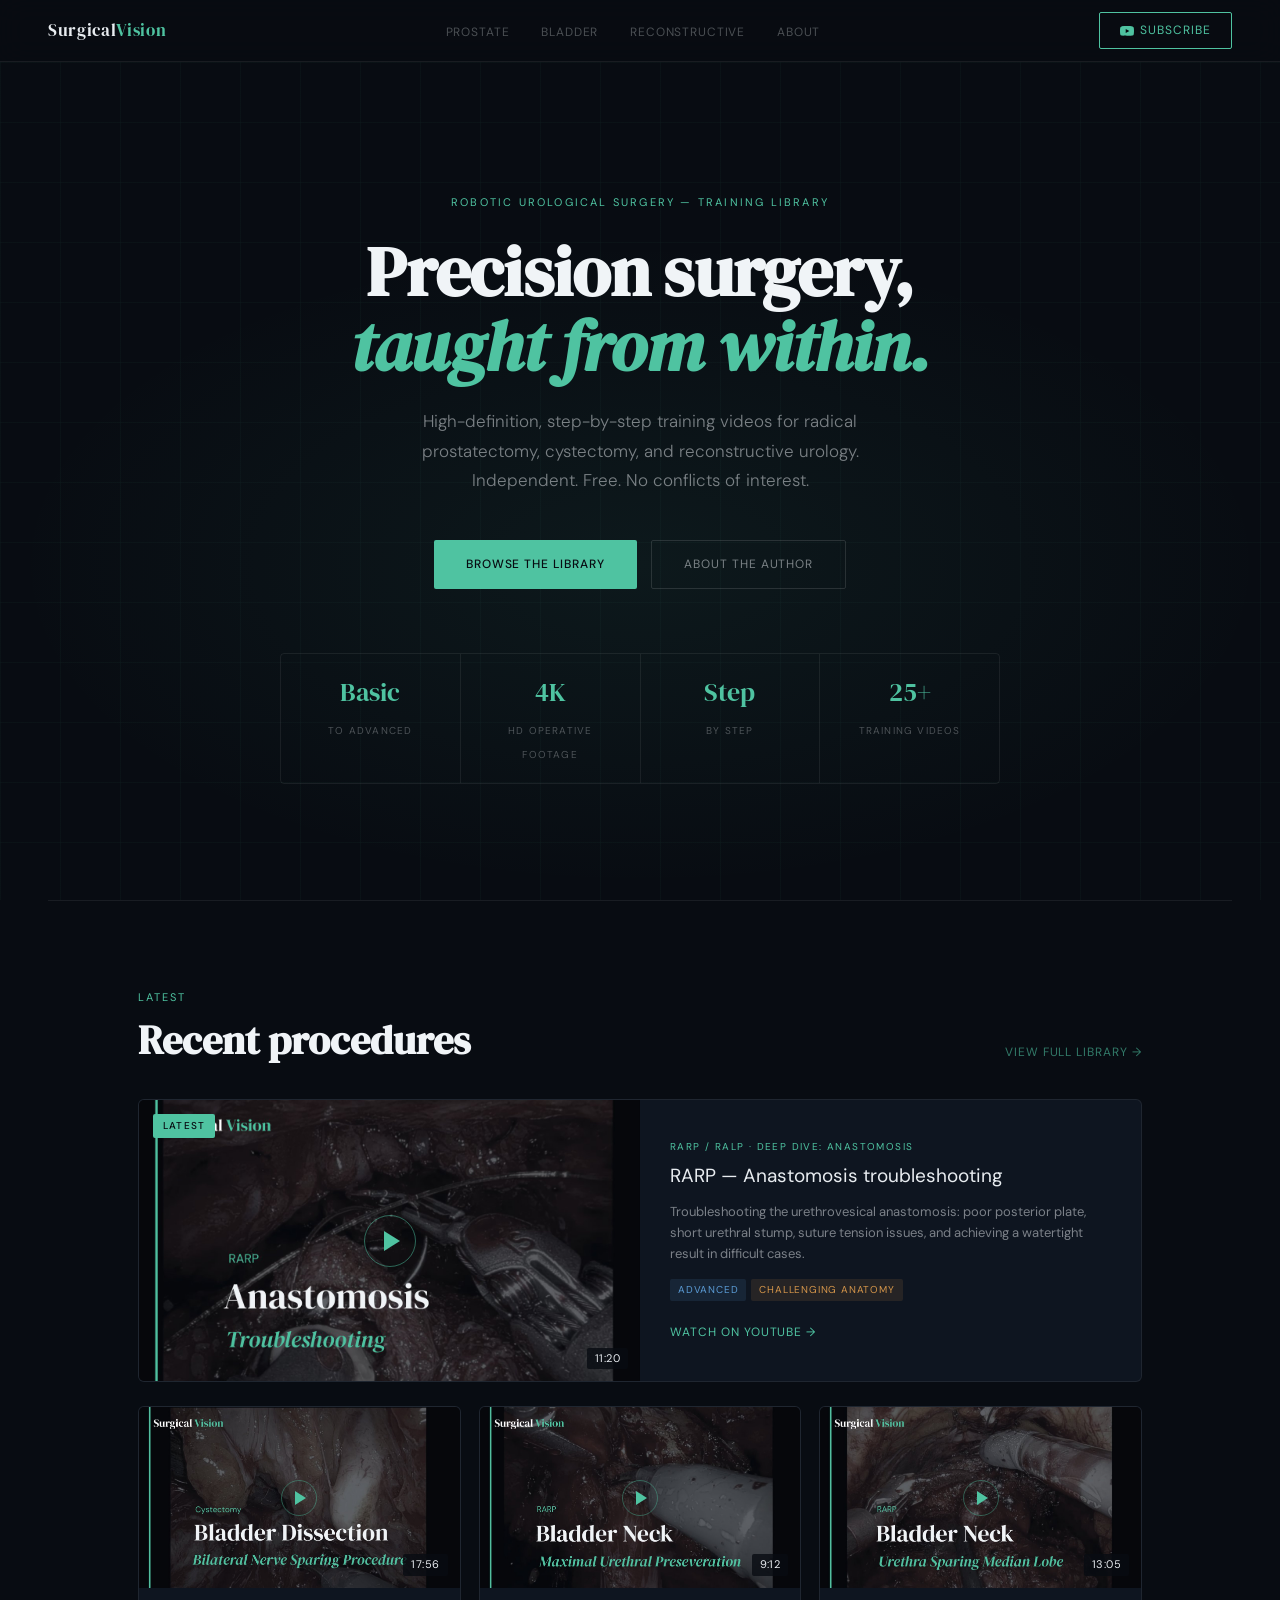
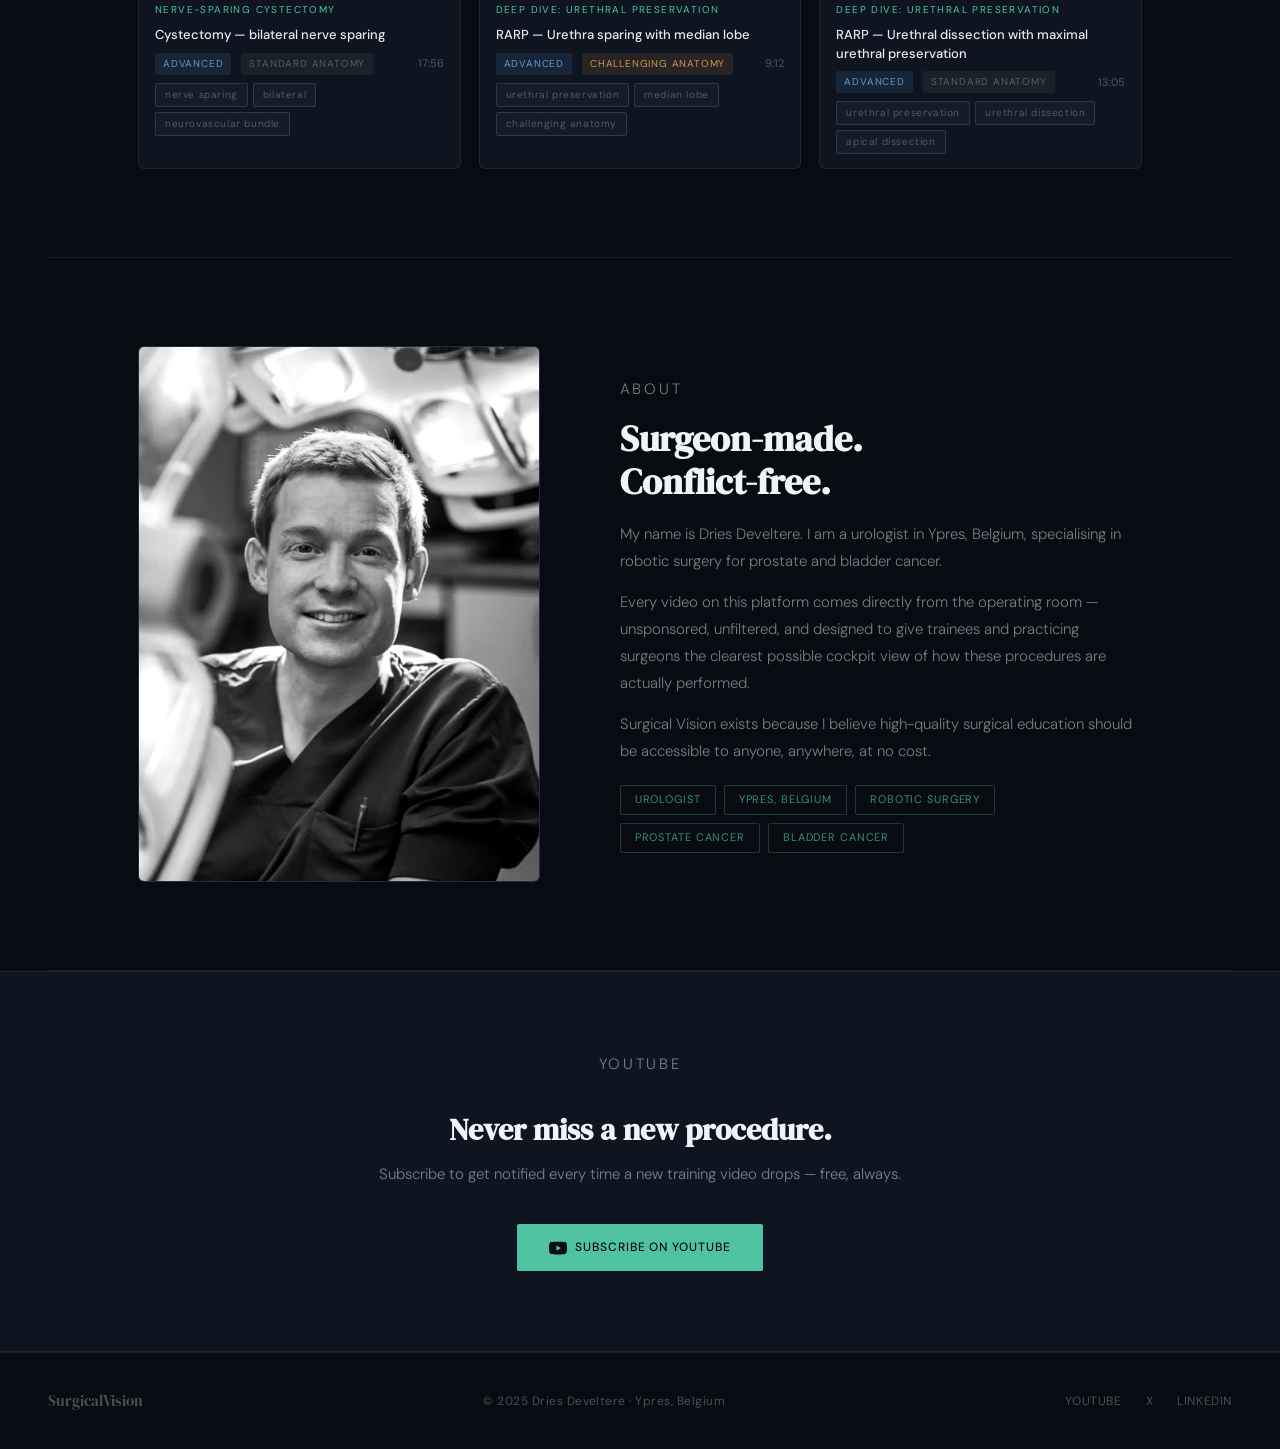
<file: index.html>
<!DOCTYPE html>
<html lang="en">
<head>
  <meta charset="UTF-8">
  <meta name="viewport" content="width=device-width, initial-scale=1.0">
  <title>Surgical Vision — Robotic Urological Surgery Training</title>
  <meta name="description" content="High-definition, step-by-step training videos for radical prostatectomy, radical cystectomy, and reconstructive urology. Free. Independent. No pharma ties.">
  <meta name="keywords" content="radical prostatectomy, RARP, RALP, robotic surgery, urology training, radical cystectomy, surgical education, robotic urology">
  <link rel="canonical" href="https://www.surgicalvision.org">
  <link rel="stylesheet" href="css/style.css">
  <script src="data/videos.js"></script>
</head>
<body>

  <nav class="nav">
    <a href="index.html" class="nav-logo">Surgical<span>Vision</span></a>
    <ul class="nav-links">
      <li><a href="library.html?proc=rarp">Prostate</a></li>
      <li><a href="library.html?proc=rc">Bladder</a></li>
      <li><a href="library.html?proc=recon">Reconstructive</a></li>
      <li><a href="#about">About</a></li>
    </ul>
    <a href="https://www.youtube.com/@surgical.vision?sub_confirmation=1" target="_blank" class="nav-cta">
      <svg width="14" height="14" viewBox="0 0 24 24" fill="currentColor"><path d="M23.5 6.2a3 3 0 0 0-2.1-2.1C19.5 3.5 12 3.5 12 3.5s-7.5 0-9.4.6A3 3 0 0 0 .5 6.2C0 8.1 0 12 0 12s0 3.9.5 5.8a3 3 0 0 0 2.1 2.1c1.9.6 9.4.6 9.4.6s7.5 0 9.4-.6a3 3 0 0 0 2.1-2.1C24 15.9 24 12 24 12s0-3.9-.5-5.8zM9.8 15.5V8.5l6.3 3.5-6.3 3.5z"/></svg>
      Subscribe
    </a>
  </nav>

  <section class="hero">
    <div class="hero-glow"></div>
    <div class="hero-grid"></div>
    <p class="eyebrow">Robotic Urological Surgery — Training Library</p>
    <h1>Precision surgery,<br><em>taught from within.</em></h1>
    <p class="hero-sub">High-definition, step-by-step training videos for radical prostatectomy, cystectomy, and reconstructive urology. Independent. Free. No conflicts of interest.</p>
    <div class="btn-row">
      <a href="library.html" class="btn-primary">Browse the library</a>
      <a href="#about" class="btn-ghost">About the author</a>
    </div>
    <div class="hero-stats">
      <div class="hero-stat">
        <span class="hero-stat-num">Basic</span>
        <span class="hero-stat-label">to Advanced</span>
      </div>
      <div class="hero-stat">
        <span class="hero-stat-num">4K</span>
        <span class="hero-stat-label">HD operative footage</span>
      </div>
      <div class="hero-stat">
        <span class="hero-stat-num">Step</span>
        <span class="hero-stat-label">by step</span>
      </div>
      <div class="hero-stat">
        <span class="hero-stat-num" id="stat-videos">—</span>
        <span class="hero-stat-label">Training videos</span>
      </div>
    </div>
  </section>

  <hr class="divider">

  <div class="section" id="videos">
    <div class="section-header">
      <div>
        <p class="section-label">Latest</p>
        <h2 class="section-title">Recent procedures</h2>
      </div>
      <a href="library.html" class="link-quiet">View full library →</a>
    </div>
    <div id="featured-container"></div>
    <div class="video-grid" id="recent-grid"></div>
  </div>

  <hr class="divider">

  <div class="section" id="about">
    <div class="about-grid">
      <div class="about-portrait" style="padding:0;overflow:hidden;background:var(--bg-3);">
        <img src="portrait.jpg" alt="Dr. Dries Develtere — Urologist, Ypres" style="width:100%;height:100%;object-fit:cover;object-position:center top;display:block;filter:grayscale(20%) contrast(1.05);">
      </div>
      <div class="about-text">
        <p class="section-label">About</p>
        <h2>Surgeon-made.<br>Conflict-free.</h2>
        <p>My name is Dries Develtere. I am a urologist in Ypres, Belgium, specialising in robotic surgery for prostate and bladder cancer.</p>
        <p>Every video on this platform comes directly from the operating room — unsponsored, unfiltered, and designed to give trainees and practicing surgeons the clearest possible cockpit view of how these procedures are actually performed.</p>
        <p>Surgical Vision exists because I believe high-quality surgical education should be accessible to anyone, anywhere, at no cost.</p>
        <div class="about-pills">
          <span class="about-pill">Urologist</span>
          <span class="about-pill">Ypres, Belgium</span>
          <span class="about-pill">Robotic surgery</span>
          <span class="about-pill">Prostate cancer</span>
          <span class="about-pill">Bladder cancer</span>
        </div>
      </div>
    </div>
  </div>

  <hr class="divider">

  <div class="newsletter-band">
    <p class="section-label" style="text-align:center;">YouTube</p>
    <h2>Never miss a new procedure.</h2>
    <p>Subscribe to get notified every time a new training video drops — free, always.</p>
    <a href="https://www.youtube.com/@surgical.vision?sub_confirmation=1" target="_blank" class="btn-primary" style="margin-top:8px;">
      <svg width="18" height="18" viewBox="0 0 24 24" fill="currentColor"><path d="M23.5 6.2a3 3 0 0 0-2.1-2.1C19.5 3.5 12 3.5 12 3.5s-7.5 0-9.4.6A3 3 0 0 0 .5 6.2C0 8.1 0 12 0 12s0 3.9.5 5.8a3 3 0 0 0 2.1 2.1c1.9.6 9.4.6 9.4.6s7.5 0 9.4-.6a3 3 0 0 0 2.1-2.1C24 15.9 24 12 24 12s0-3.9-.5-5.8zM9.8 15.5V8.5l6.3 3.5-6.3 3.5z"/></svg>
      Subscribe on YouTube
    </a>
  </div>

  <footer>
    <div class="footer-logo">SurgicalVision</div>
    <div class="footer-copy">© 2025 Dries Develtere · Ypres, Belgium</div>
    <div class="footer-links">
      <a href="https://www.youtube.com/@surgical.vision" target="_blank">YouTube</a>
      <a href="https://x.com/DriesDeveltere" target="_blank">X</a>
      <a href="https://www.linkedin.com/in/dries-develtere-72825b201/" target="_blank">LinkedIn</a>
    </div>
  </footer>

  <script src="js/common.js"></script>
  <script>
    document.getElementById('stat-videos').textContent = SV_DATA.videos.length + '+';
    const sorted = [...SV_DATA.videos].sort((a,b) => b.publishedDate.localeCompare(a.publishedDate));
    document.getElementById('featured-container').innerHTML = buildFeaturedCard(sorted[0]);
    document.getElementById('recent-grid').innerHTML = sorted.slice(1,4).map(v => buildVideoCard(v)).join('');
  </script>
</body>
</html>
</file>
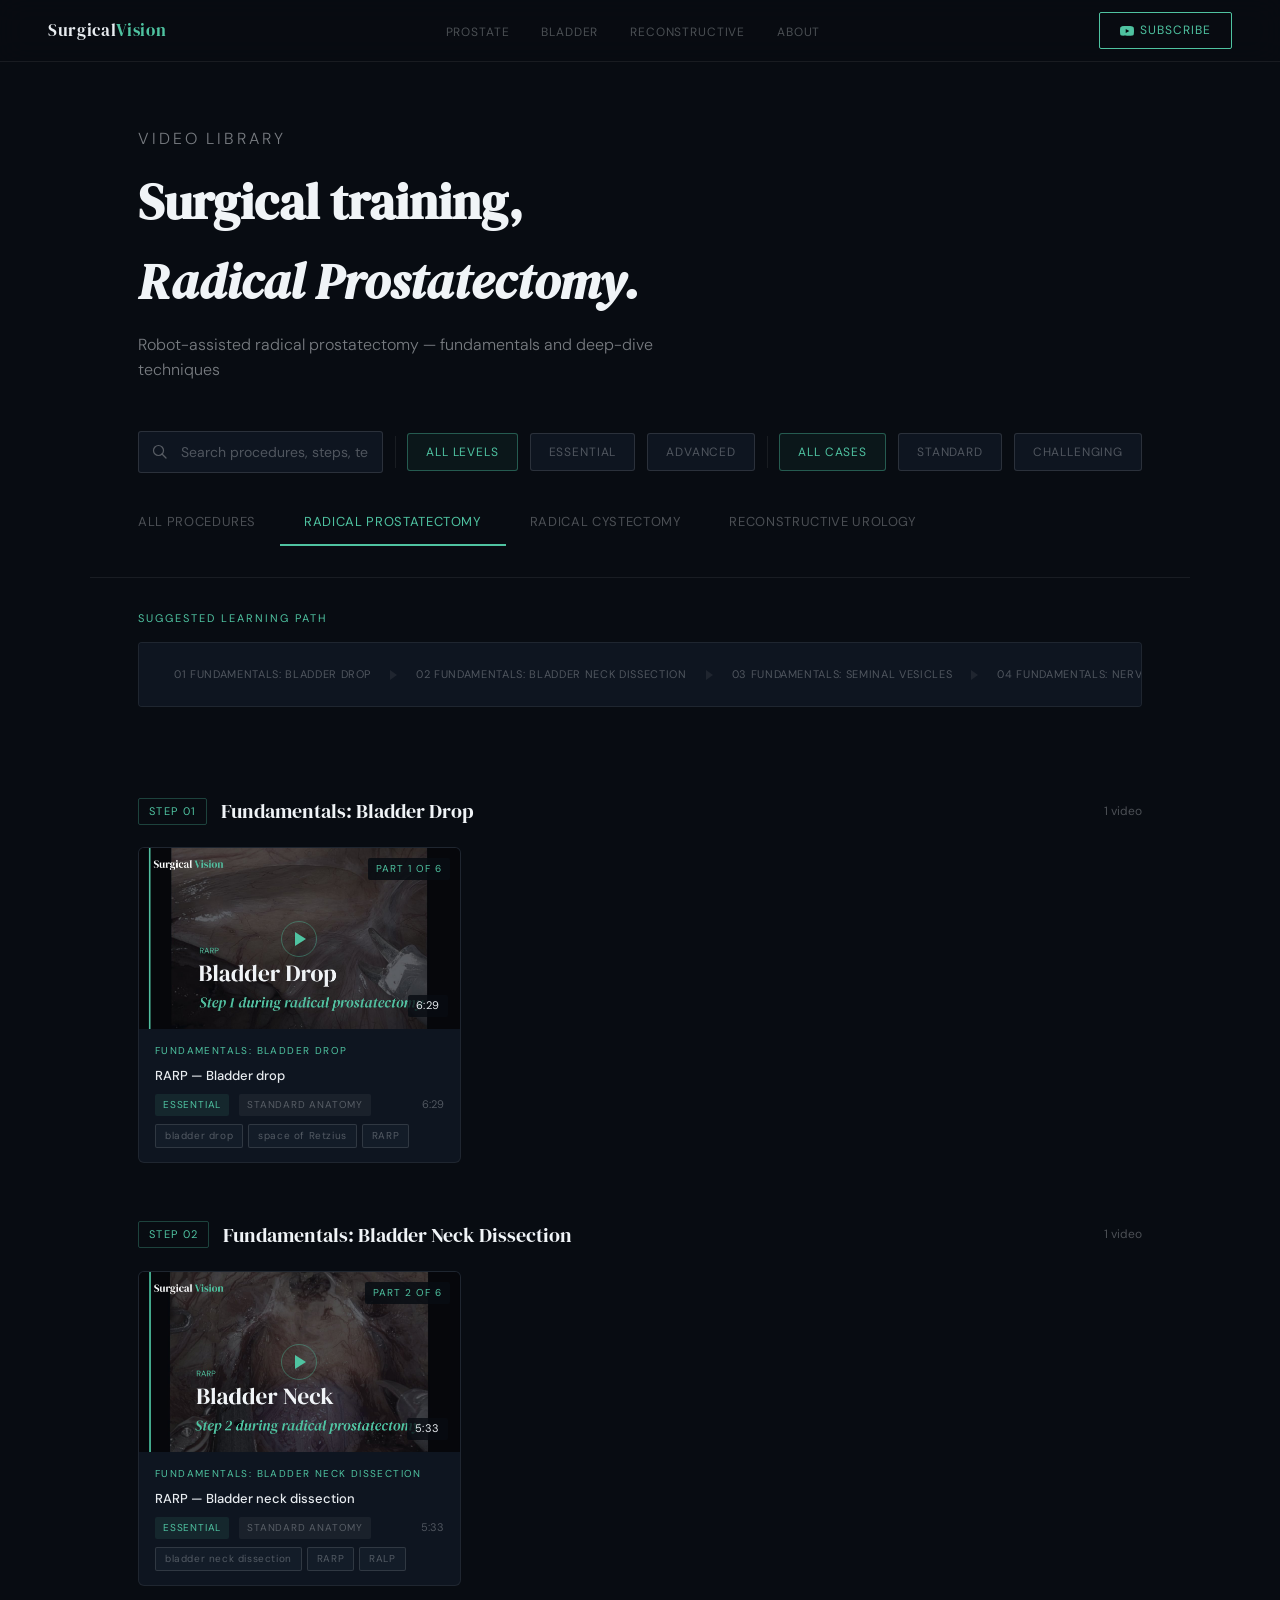
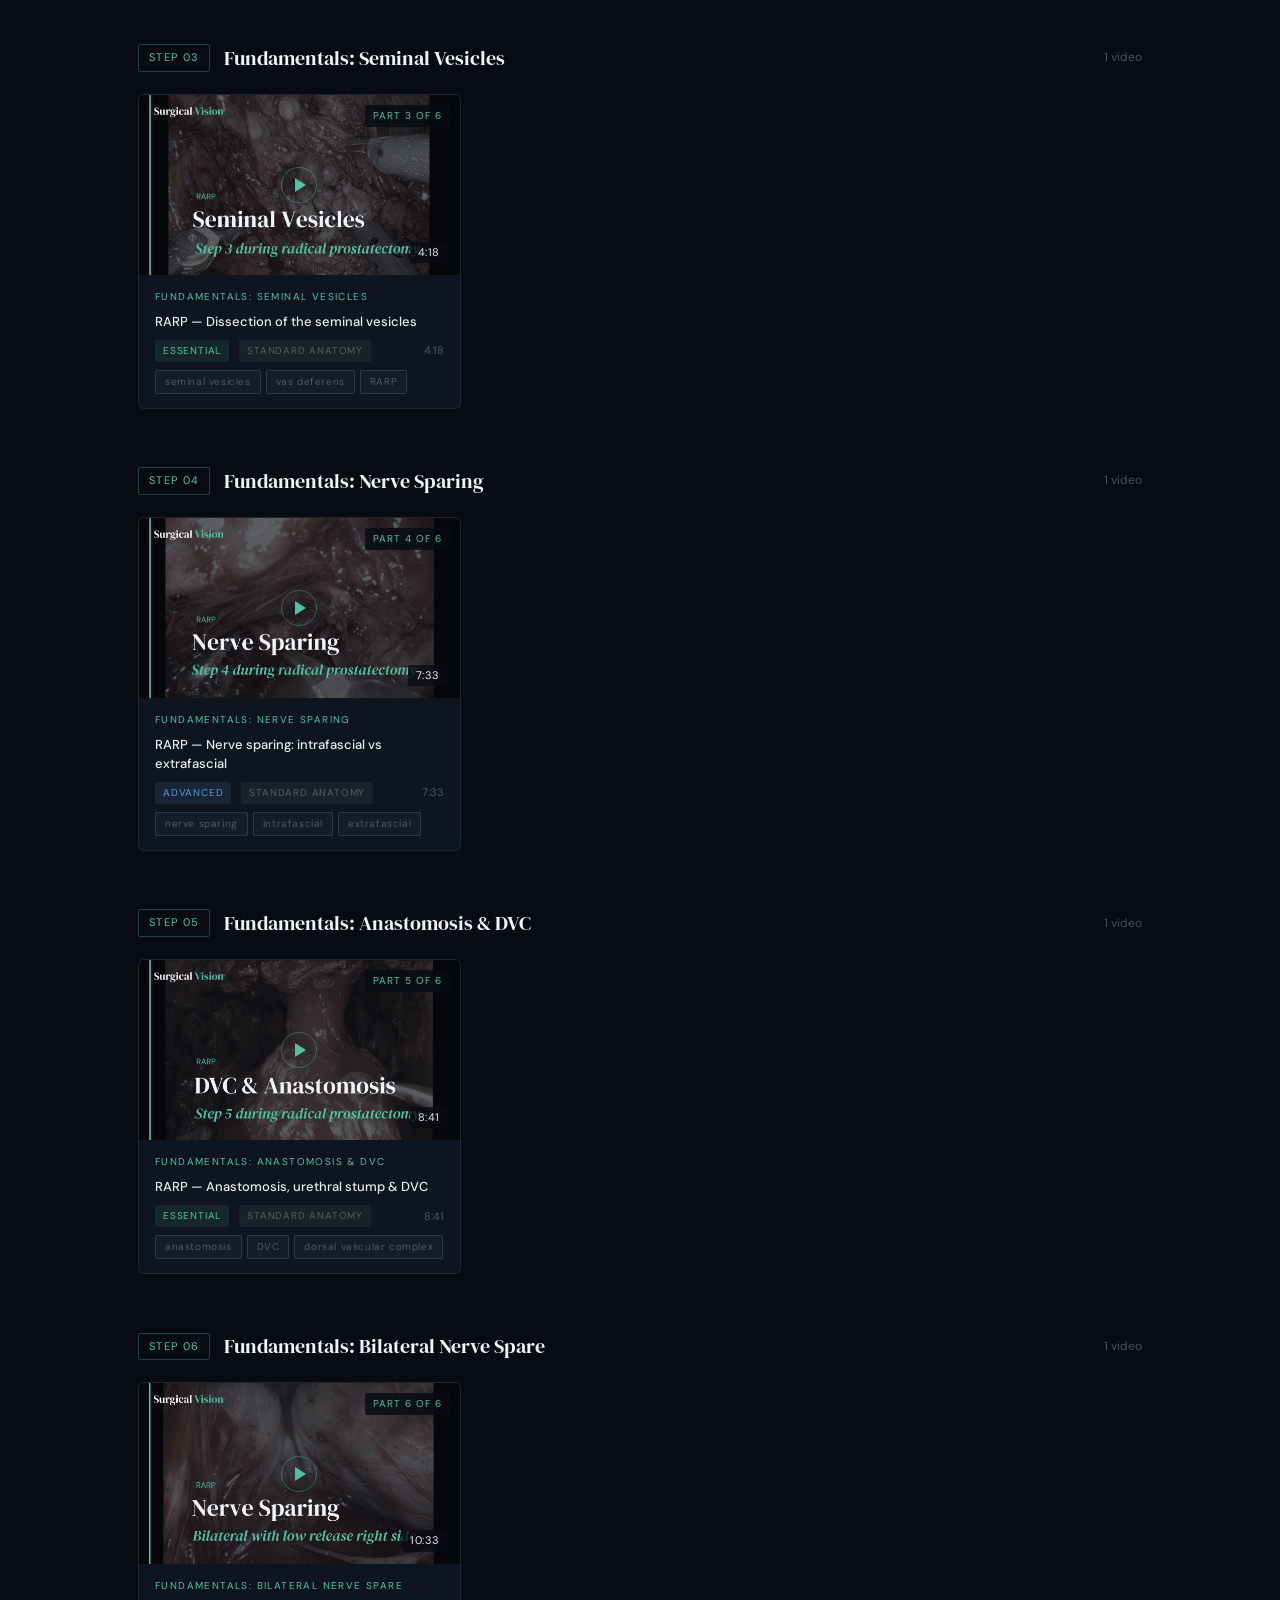
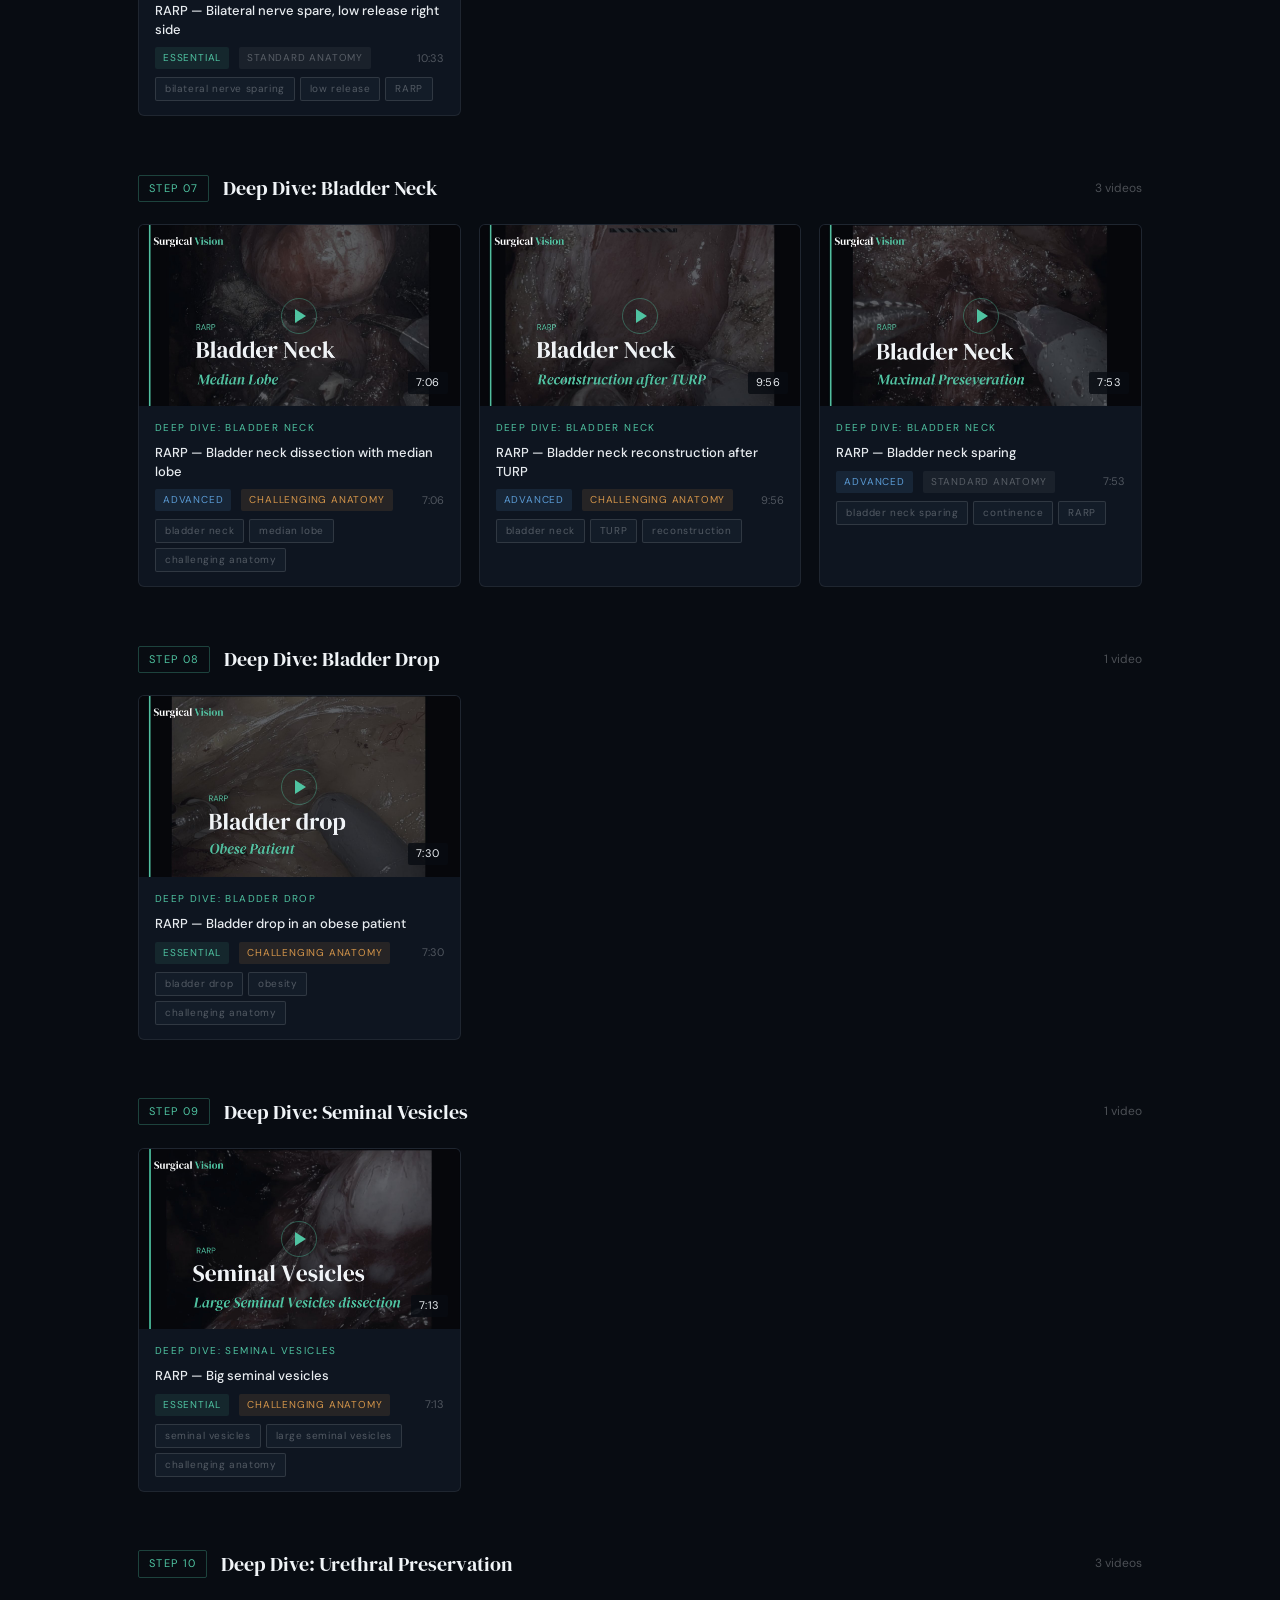
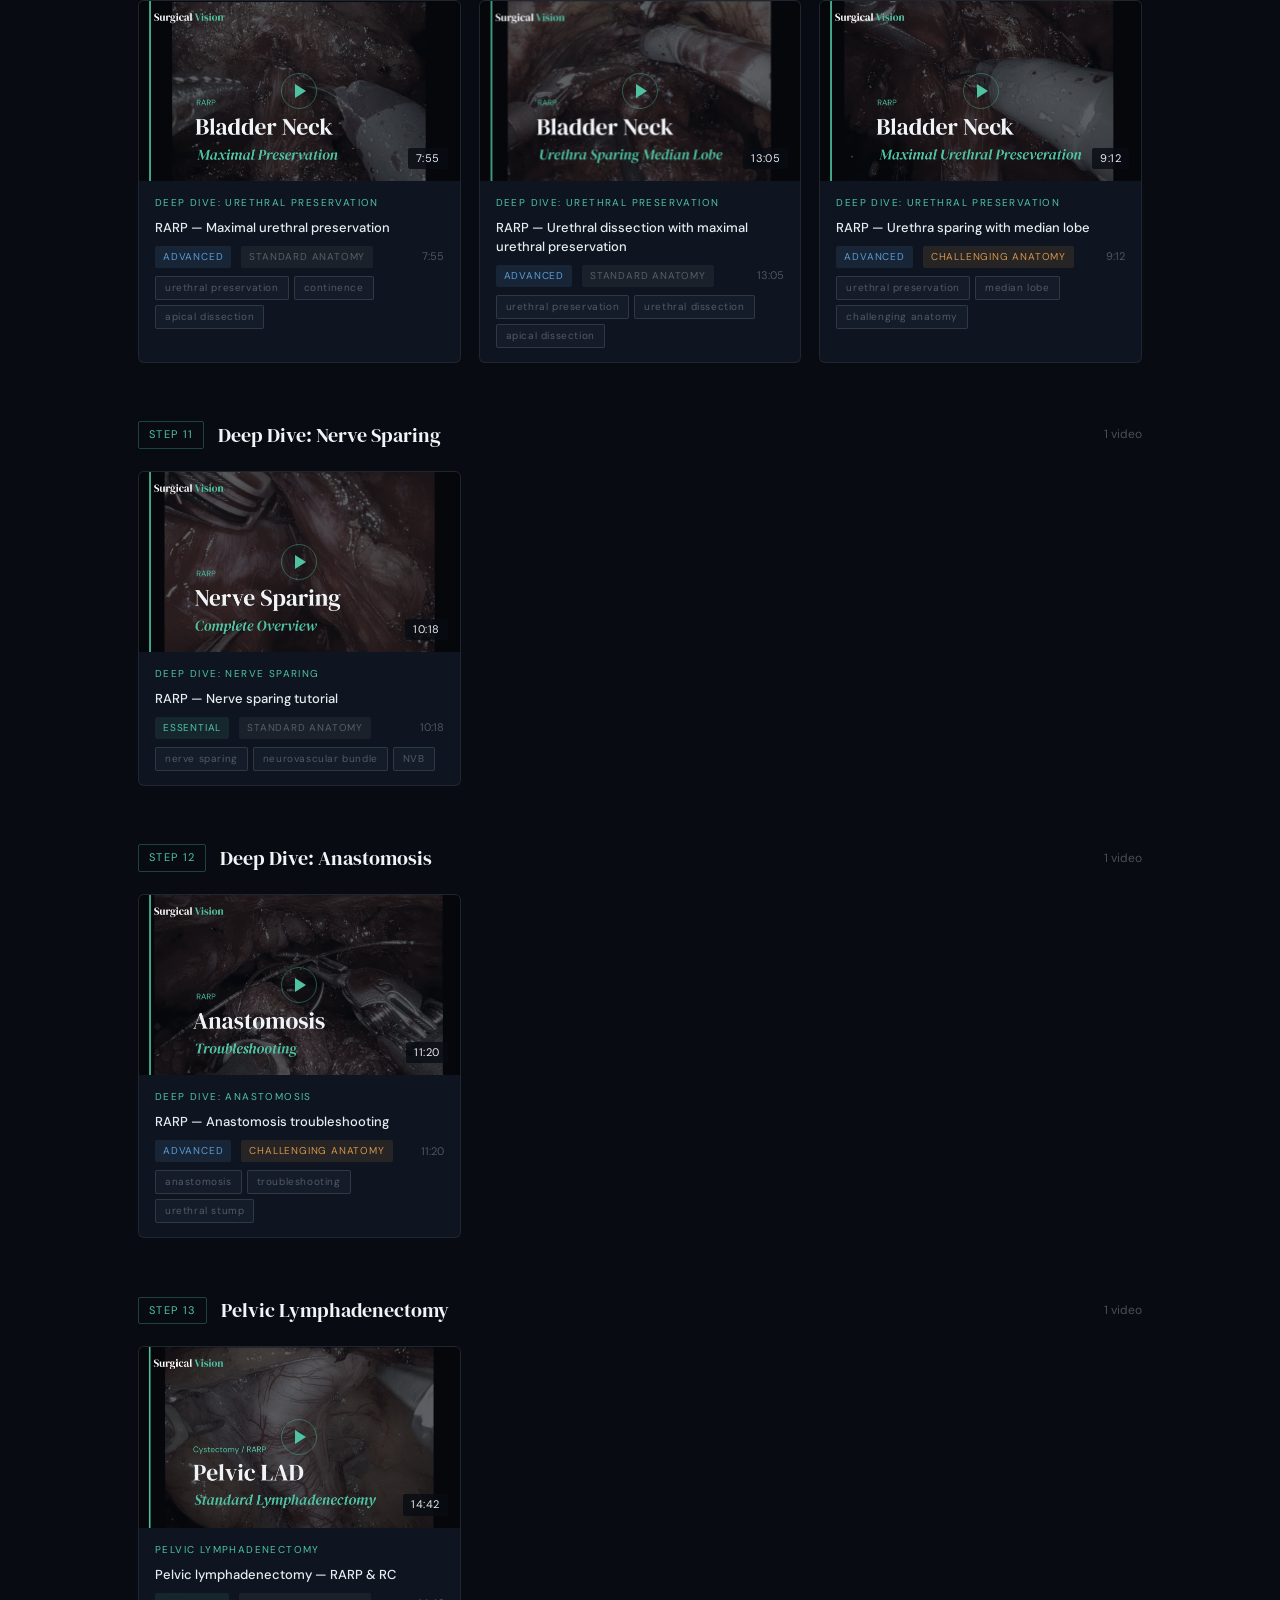
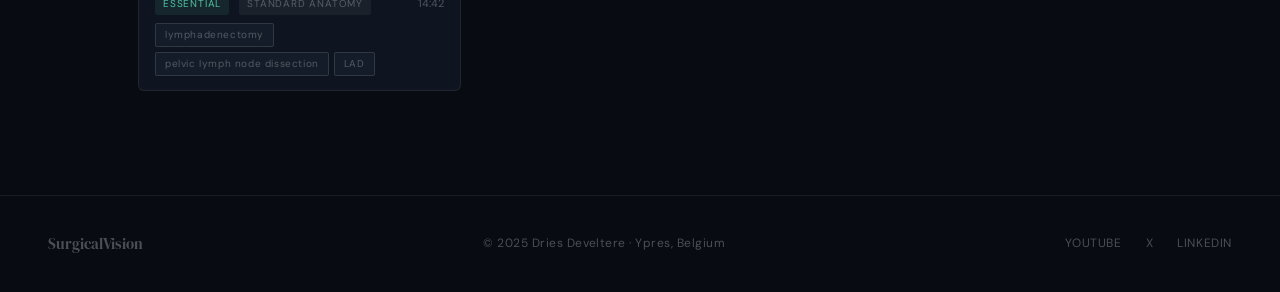
<file: library.html>
<!DOCTYPE html>
<html lang="en">
<head>
  <meta charset="UTF-8">
  <meta name="viewport" content="width=device-width, initial-scale=1.0">
  <title>Video Library — Surgical Vision</title>
  <meta name="description" content="Browse the full library of robotic urological surgery training videos, organised by procedure and surgical step.">
  <link rel="stylesheet" href="css/style.css">
  <script src="data/videos.js"></script>
</head>
<body>

  <nav class="nav">
    <a href="index.html" class="nav-logo">Surgical<span>Vision</span></a>
    <ul class="nav-links">
      <li><a href="library.html?proc=rarp">Prostate</a></li>
      <li><a href="library.html?proc=rc">Bladder</a></li>
      <li><a href="library.html?proc=recon">Reconstructive</a></li>
      <li><a href="index.html#about">About</a></li>
    </ul>
    <a href="https://www.youtube.com/@surgical.vision?sub_confirmation=1" target="_blank" class="nav-cta">
      <svg width="14" height="14" viewBox="0 0 24 24" fill="currentColor"><path d="M23.5 6.2a3 3 0 0 0-2.1-2.1C19.5 3.5 12 3.5 12 3.5s-7.5 0-9.4.6A3 3 0 0 0 .5 6.2C0 8.1 0 12 0 12s0 3.9.5 5.8a3 3 0 0 0 2.1 2.1c1.9.6 9.4.6 9.4.6s7.5 0 9.4-.6a3 3 0 0 0 2.1-2.1C24 15.9 24 12 24 12s0-3.9-.5-5.8zM9.8 15.5V8.5l6.3 3.5-6.3 3.5z"/></svg>
      Subscribe
    </a>
  </nav>

  <div class="library-hero">
    <p class="section-label">Video Library</p>
    <h1>Surgical training,<br><em id="hero-proc-name">step by step.</em></h1>
    <p id="hero-sub">Browse by procedure and surgical phase, or search for a specific technique, step, or anatomy.</p>
  </div>

  <div class="search-bar-wrap">
    <div class="search-input-wrap">
      <svg width="16" height="16" viewBox="0 0 16 16" fill="none">
        <circle cx="6.5" cy="6.5" r="5" stroke="white" stroke-width="1.2"/>
        <path d="M10 10l4 4" stroke="white" stroke-width="1.2" stroke-linecap="round"/>
      </svg>
      <input type="text" id="search-input" placeholder="Search procedures, steps, techniques…">
    </div>
    <div class="filter-sep"></div>
    <button class="filter-btn active" data-diff="all" onclick="setDiff(this,'all')">All levels</button>
    <button class="filter-btn" data-diff="Essential" onclick="setDiff(this,'Essential')">Essential</button>
    <button class="filter-btn" data-diff="Advanced" onclick="setDiff(this,'Advanced')">Advanced</button>
    <div class="filter-sep"></div>
    <button class="filter-btn active" data-complex="all" onclick="setComplex(this,'all')">All cases</button>
    <button class="filter-btn" data-complex="Standard anatomy" onclick="setComplex(this,'Standard anatomy')">Standard</button>
    <button class="filter-btn" data-complex="Challenging anatomy" onclick="setComplex(this,'Challenging anatomy')">Challenging</button>
  </div>

  <div class="proc-tabs" id="proc-tabs"></div>

  <div style="padding: 32px 48px 0; max-width: 1100px; margin: 0 auto;" id="curriculum-wrap">
    <p class="section-label" style="margin-bottom:14px;">Suggested learning path</p>
    <div class="curriculum-path" id="curriculum-path"></div>
  </div>

  <div class="library-body" id="library-body"></div>

  <footer>
    <div class="footer-logo">SurgicalVision</div>
    <div class="footer-copy">© 2025 Dries Develtere · Ypres, Belgium</div>
    <div class="footer-links">
      <a href="https://www.youtube.com/@surgical.vision" target="_blank">YouTube</a>
      <a href="https://x.com/DriesDeveltere" target="_blank">X</a>
      <a href="https://www.linkedin.com/in/dries-develtere-72825b201/" target="_blank">LinkedIn</a>
    </div>
  </footer>

  <script src="js/common.js"></script>
  <script>
    const params = new URLSearchParams(window.location.search);
    let activeProcId  = params.get('proc') || 'rarp';
    let activeSearch  = '';
    let activeDiff    = 'all';
    let activeComplex = 'all';

    function init() { buildProcTabs(); buildCurriculumPath(); renderLibrary(); updateHeroText(); }

    function updateHeroText() {
      const proc = SV_DATA.procedures.find(p => p.id === activeProcId);
      if (!proc) return;
      document.getElementById('hero-proc-name').textContent = proc.title + '.';
      document.getElementById('hero-sub').textContent = proc.tagline;
    }

    function buildProcTabs() {
      const wrap = document.getElementById('proc-tabs');
      const allTab = `<button class="proc-tab ${activeProcId === 'all' ? 'active' : ''}" onclick="switchProc('all')">All procedures</button>`;
      const procTabs = SV_DATA.procedures.map(p =>
        `<button class="proc-tab ${p.id === activeProcId ? 'active' : ''}" onclick="switchProc('${p.id}')">${p.title}</button>`
      ).join('');
      wrap.innerHTML = allTab + procTabs;
    }

    function switchProc(id) {
      activeProcId = id;
      history.replaceState({}, '', id === 'all' ? 'library.html' : `library.html?proc=${id}`);
      buildProcTabs(); buildCurriculumPath(); renderLibrary(); updateHeroText();
    }

    function buildCurriculumPath() {
      const wrap = document.getElementById('curriculum-wrap');
      const path = document.getElementById('curriculum-path');
      if (activeProcId === 'all') { wrap.style.display = 'none'; return; }
      wrap.style.display = 'block';
      const proc = SV_DATA.procedures.find(p => p.id === activeProcId);
      if (!proc) { wrap.style.display = 'none'; return; }
      const chapters = [...proc.chapters].sort((a,b) => a.order - b.order);
      path.innerHTML = chapters.map((ch, i) =>
        `<div class="path-step" onclick="scrollToChapter('${ch.id}')">
          <span class="path-node">${String(ch.order).padStart(2,'0')} ${ch.title}</span>
          ${i < chapters.length - 1 ? '<div class="path-arrow"></div>' : ''}
        </div>`
      ).join('');
    }

    function scrollToChapter(id) {
      const el = document.getElementById('ch-' + id);
      if (el) el.scrollIntoView({ behavior: 'smooth', block: 'start' });
    }

    function setDiff(btn, val) {
      activeDiff = val;
      document.querySelectorAll('[data-diff]').forEach(b => b.classList.remove('active'));
      btn.classList.add('active');
      renderLibrary();
    }
    function setComplex(btn, val) {
      activeComplex = val;
      document.querySelectorAll('[data-complex]').forEach(b => b.classList.remove('active'));
      btn.classList.add('active');
      renderLibrary();
    }

    document.getElementById('search-input').addEventListener('input', e => {
      activeSearch = e.target.value.toLowerCase();
      renderLibrary();
    });

    function filterVideos(videos) {
      return videos.filter(v => {
        if (activeProcId !== 'all' && v.procedureId !== activeProcId) return false;
        if (activeDiff !== 'all' && v.difficulty !== activeDiff) return false;
        if (activeComplex !== 'all' && v.complexity !== activeComplex) return false;
        if (activeSearch) {
          const haystack = [v.title, v.description, ...v.tags, v.difficulty, v.complexity].join(' ').toLowerCase();
          if (!haystack.includes(activeSearch)) return false;
        }
        return true;
      });
    }

    function renderLibrary() {
      const body = document.getElementById('library-body');
      const filtered = filterVideos(SV_DATA.videos);
      if (filtered.length === 0) { body.innerHTML = `<div class="no-results"><span>○</span>No videos match your search.</div>`; return; }
      const procsToShow = activeProcId === 'all' ? SV_DATA.procedures : SV_DATA.procedures.filter(p => p.id === activeProcId);
      let html = '';
      procsToShow.forEach(proc => {
        const procVideos = filtered.filter(v => v.procedureId === proc.id);
        if (procVideos.length === 0) return;
        if (activeProcId === 'all') html += `<div style="margin-bottom:16px;padding-bottom:12px;border-bottom:0.5px solid var(--border);"><p class="section-label">${proc.title}</p></div>`;
        const chapters = [...proc.chapters].sort((a,b) => a.order - b.order);
        chapters.forEach(ch => {
          const chVideos = procVideos.filter(v => v.chapterId === ch.id).sort((a,b) => a.curriculumOrder - b.curriculumOrder);
          if (chVideos.length === 0) return;
          html += `<div class="chapter-group" id="ch-${ch.id}">
            <div class="chapter-header">
              <span class="chapter-num">Step ${String(ch.order).padStart(2,'0')}</span>
              <span class="chapter-title">${ch.title}</span>
              <span class="chapter-count">${chVideos.length} video${chVideos.length > 1 ? 's' : ''}</span>
            </div>
            <div class="video-grid">${chVideos.map(v => buildVideoCard(v)).join('')}</div>
          </div>`;
        });
      });
      body.innerHTML = html || `<div class="no-results"><span>○</span>No videos match your search.</div>`;
    }

    init();
  </script>
</body>
</html>
</file>
<file: css/style.css>
@import url('https://fonts.googleapis.com/css2?family=DM+Sans:ital,wght@0,300;0,400;0,500;1,300&family=DM+Serif+Display:ital@0;1&display=swap');

*, *::before, *::after { margin: 0; padding: 0; box-sizing: border-box; }

:root {
  --bg:        #080c12;
  --bg-2:      #0e1520;
  --bg-3:      #131c28;
  --border:    rgba(255,255,255,0.07);
  --border-md: rgba(255,255,255,0.12);
  --text:      #e8ecf0;
  --text-2:    rgba(232,236,240,0.5);
  --text-3:    rgba(232,236,240,0.3);
  --teal:      #4fc3a1;
  --teal-2:    #6dd4b5;
  --teal-dim:  rgba(79,195,161,0.15);
  --blue:      #5b9bd5;
  --amber:     #d4954a;
  --radius:    6px;
  --nav-h:     62px;
}

html { scroll-behavior: smooth; }
body { font-family: 'DM Sans', sans-serif; background: var(--bg); color: var(--text); font-size: 15px; line-height: 1.6; -webkit-font-smoothing: antialiased; }

.nav { position: sticky; top: 0; z-index: 200; height: var(--nav-h); display: flex; align-items: center; justify-content: space-between; padding: 0 48px; background: rgba(8,12,18,0.88); backdrop-filter: blur(14px); border-bottom: 0.5px solid var(--border); }
.nav-logo { font-family: 'DM Serif Display', serif; font-size: 17px; letter-spacing: 0.04em; color: var(--text); text-decoration: none; }
.nav-logo span { color: var(--teal); }
.nav-links { display: flex; gap: 32px; list-style: none; }
.nav-links a { font-size: 12px; letter-spacing: 0.07em; text-transform: uppercase; color: var(--text-3); text-decoration: none; transition: color .2s; }
.nav-links a:hover { color: var(--text); }
.nav-cta { font-size: 12px; letter-spacing: 0.08em; text-transform: uppercase; color: var(--teal); border: 0.5px solid var(--teal); padding: 8px 20px; border-radius: 2px; background: transparent; cursor: pointer; transition: background .2s, color .2s; font-family: 'DM Sans', sans-serif; text-decoration: none; display: inline-flex; align-items: center; gap: 6px; }
.nav-cta:hover { background: var(--teal); color: var(--bg); }

.hero { min-height: calc(100vh - var(--nav-h)); display: flex; flex-direction: column; align-items: center; justify-content: center; text-align: center; padding: 80px 48px 64px; position: relative; overflow: hidden; }
.hero-glow { position: absolute; inset: 0; pointer-events: none; background: radial-gradient(ellipse 70% 55% at 50% 60%, rgba(79,195,161,0.07) 0%, transparent 70%); }
.hero-grid { position: absolute; inset: 0; pointer-events: none; background-image: linear-gradient(rgba(79,195,161,0.035) 1px, transparent 1px), linear-gradient(90deg, rgba(79,195,161,0.035) 1px, transparent 1px); background-size: 60px 60px; }
.eyebrow { font-size: 11px; letter-spacing: 0.2em; text-transform: uppercase; color: var(--teal); margin-bottom: 22px; position: relative; }
.hero h1 { font-family: 'DM Serif Display', serif; font-size: clamp(40px, 6vw, 70px); line-height: 1.08; letter-spacing: -0.01em; color: #f0f4f7; max-width: 800px; margin-bottom: 22px; position: relative; }
.hero h1 em { font-style: italic; color: var(--teal); }
.hero-sub { font-size: 17px; color: var(--text-2); max-width: 500px; line-height: 1.75; margin-bottom: 44px; position: relative; font-weight: 300; }
.btn-row { display: flex; gap: 14px; position: relative; flex-wrap: wrap; justify-content: center; }
.btn-primary { font-family: 'DM Sans', sans-serif; font-size: 12px; letter-spacing: 0.08em; text-transform: uppercase; font-weight: 500; background: var(--teal); color: var(--bg); border: none; padding: 14px 32px; border-radius: 2px; cursor: pointer; transition: background .2s; text-decoration: none; display: inline-flex; align-items: center; gap: 8px; }
.btn-primary:hover { background: var(--teal-2); }
.btn-ghost { font-family: 'DM Sans', sans-serif; font-size: 12px; letter-spacing: 0.08em; text-transform: uppercase; background: transparent; color: var(--text-2); border: 0.5px solid var(--border-md); padding: 14px 32px; border-radius: 2px; cursor: pointer; transition: border-color .2s, color .2s; text-decoration: none; display: inline-flex; align-items: center; }
.btn-ghost:hover { border-color: rgba(255,255,255,0.35); color: var(--text); }

.hero-stats { display: flex; margin-top: 64px; position: relative; border: 0.5px solid var(--border); border-radius: 4px; overflow: hidden; max-width: 720px; width: 100%; }
.hero-stat { flex: 1; padding: 18px 20px; text-align: center; border-right: 0.5px solid var(--border); }
.hero-stat:last-child { border-right: none; }
.hero-stat-num { font-family: 'DM Serif Display', serif; font-size: 26px; color: var(--teal); display: block; margin-bottom: 3px; }
.hero-stat-label { font-size: 10px; letter-spacing: 0.12em; text-transform: uppercase; color: var(--text-3); }

.section { padding: 88px 48px; max-width: 1100px; margin: 0 auto; }
.section-label { font-size: 11px; letter-spacing: 0.18em; text-transform: uppercase; color: var(--teal); margin-bottom: 10px; }
.section-title { font-family: 'DM Serif Display', serif; font-size: clamp(26px, 3.5vw, 40px); color: #f0f4f7; line-height: 1.15; }
.section-header { display: flex; justify-content: space-between; align-items: flex-end; margin-bottom: 36px; }
.link-quiet { font-size: 12px; letter-spacing: 0.08em; text-transform: uppercase; color: rgba(79,195,161,0.6); background: transparent; border: none; cursor: pointer; font-family: 'DM Sans', sans-serif; text-decoration: none; transition: color .2s; }
.link-quiet:hover { color: var(--teal); }

hr.divider { border: none; border-top: 0.5px solid var(--border); margin: 0 48px; }

.featured-card { display: grid; grid-template-columns: 1fr 1fr; border: 0.5px solid var(--border); border-radius: var(--radius); overflow: hidden; background: var(--bg-2); margin-bottom: 24px; }
.featured-thumb { aspect-ratio: 16/9; background: var(--bg-3); display: flex; align-items: center; justify-content: center; position: relative; }
.badge-new { position: absolute; top: 14px; left: 14px; font-size: 10px; letter-spacing: 0.12em; text-transform: uppercase; background: var(--teal); color: var(--bg); padding: 4px 10px; border-radius: 2px; font-weight: 500; z-index: 2; }
.play-btn { width: 52px; height: 52px; border-radius: 50%; border: 1px solid rgba(79,195,161,0.5); display: flex; align-items: center; justify-content: center; transition: border-color .2s, background .2s; cursor: pointer; position: relative; z-index: 2; }
.play-btn:hover { background: var(--teal-dim); border-color: var(--teal); }
.play-icon { width: 0; height: 0; border-top: 10px solid transparent; border-bottom: 10px solid transparent; border-left: 16px solid var(--teal); margin-left: 4px; }
.duration-badge { position: absolute; bottom: 12px; right: 12px; font-size: 11px; color: #e8ecf0; letter-spacing: 0.04em; background: rgba(8,12,18,0.8); padding: 2px 8px; border-radius: 2px; z-index: 2; }
.featured-meta { padding: 32px 30px; display: flex; flex-direction: column; justify-content: center; }
.video-tag { font-size: 10px; letter-spacing: 0.14em; text-transform: uppercase; color: var(--teal); margin-bottom: 8px; display: block; }
.featured-meta .video-title { font-size: 19px; font-weight: 400; color: var(--text); line-height: 1.35; margin-bottom: 12px; }
.featured-meta .video-desc { font-size: 13px; color: var(--text-2); line-height: 1.65; }
.watch-link { margin-top: 22px; display: inline-flex; align-items: center; gap: 8px; font-size: 12px; letter-spacing: 0.08em; text-transform: uppercase; color: var(--teal); cursor: pointer; border: none; background: transparent; font-family: 'DM Sans', sans-serif; padding: 0; text-decoration: none; transition: gap .2s; }
.watch-link:hover { gap: 14px; }

.video-grid { display: grid; grid-template-columns: repeat(3, minmax(0,1fr)); gap: 18px; }
.video-card { background: var(--bg-2); border: 0.5px solid var(--border); border-radius: var(--radius); overflow: hidden; cursor: pointer; transition: border-color .2s, transform .2s; text-decoration: none; display: block; }
.video-card:hover { border-color: rgba(79,195,161,0.3); transform: translateY(-2px); }
.video-thumb { width: 100%; aspect-ratio: 16/9; background: var(--bg-3); display: flex; align-items: center; justify-content: center; position: relative; }
.play-btn-sm { width: 36px; height: 36px; border-radius: 50%; border: 1px solid rgba(79,195,161,0.4); display: flex; align-items: center; justify-content: center; position: relative; z-index: 2; }
.play-icon-sm { width: 0; height: 0; border-top: 7px solid transparent; border-bottom: 7px solid transparent; border-left: 11px solid var(--teal); margin-left: 3px; }
.series-label { position: absolute; top: 10px; right: 10px; font-size: 10px; letter-spacing: 0.1em; text-transform: uppercase; background: rgba(8,12,18,0.85); color: var(--teal); padding: 3px 8px; border-radius: 2px; z-index: 2; }
.video-meta { padding: 14px 16px; }
.video-title { font-size: 13px; font-weight: 500; color: var(--text); line-height: 1.45; margin-bottom: 8px; }
.tag-row { display: flex; flex-wrap: wrap; gap: 5px; margin-top: 8px; }
.tag { font-size: 10px; letter-spacing: 0.06em; background: var(--bg-3); border: 0.5px solid var(--border-md); color: var(--text-3); padding: 3px 9px; border-radius: 2px; }
.meta-row { display: flex; align-items: center; gap: 10px; margin-top: 8px; }
.meta-pill { font-size: 10px; letter-spacing: 0.08em; text-transform: uppercase; padding: 3px 8px; border-radius: 2px; }
.pill-essential  { background: rgba(79,195,161,0.1); color: var(--teal); }
.pill-advanced   { background: rgba(91,155,213,0.12); color: var(--blue); }
.pill-challenging{ background: rgba(212,149,74,0.12); color: var(--amber); }
.pill-standard   { background: rgba(255,255,255,0.05); color: var(--text-3); }
.meta-duration   { font-size: 11px; color: var(--text-3); margin-left: auto; }

.about-grid { display: grid; grid-template-columns: 1fr 1.3fr; gap: 80px; align-items: center; }
.about-portrait { aspect-ratio: 3/4; background: var(--bg-2); border: 0.5px solid var(--border); border-radius: var(--radius); display: flex; flex-direction: column; align-items: center; justify-content: center; gap: 10px; color: var(--text-3); font-size: 12px; letter-spacing: 0.06em; }
.about-portrait svg { opacity: 0.18; }
.about-text h2 { font-family: 'DM Serif Display', serif; font-size: 36px; color: #f0f4f7; line-height: 1.2; margin-bottom: 18px; }
.about-text p { font-size: 15px; color: var(--text-2); line-height: 1.8; margin-bottom: 14px; font-weight: 300; }
.about-pills { display: flex; flex-wrap: wrap; gap: 8px; margin-top: 20px; }
.about-pill { font-size: 11px; letter-spacing: 0.08em; text-transform: uppercase; padding: 5px 14px; border: 0.5px solid rgba(79,195,161,0.25); border-radius: 2px; color: rgba(79,195,161,0.7); }

.newsletter-band { background: var(--bg-2); border-top: 0.5px solid var(--border); border-bottom: 0.5px solid var(--border); padding: 80px 48px; text-align: center; }
.newsletter-band h2 { font-family: 'DM Serif Display', serif; font-size: 30px; color: #f0f4f7; margin-bottom: 8px; }
.newsletter-band p { font-size: 15px; color: var(--text-2); margin-bottom: 30px; font-weight: 300; }

footer { padding: 36px 48px; display: flex; align-items: center; justify-content: space-between; border-top: 0.5px solid var(--border); flex-wrap: wrap; gap: 12px; }
.footer-logo { font-family: 'DM Serif Display', serif; font-size: 15px; color: var(--text-3); }
.footer-copy { font-size: 12px; color: var(--text-3); letter-spacing: 0.04em; }
.footer-links { display: flex; gap: 24px; }
.footer-links a { font-size: 12px; color: var(--text-3); text-decoration: none; letter-spacing: 0.05em; text-transform: uppercase; transition: color .2s; }
.footer-links a:hover { color: var(--teal); }

.library-hero { padding: 64px 48px 48px; max-width: 1100px; margin: 0 auto; }
.library-hero h1 { font-family: 'DM Serif Display', serif; font-size: clamp(30px, 4vw, 50px); color: #f0f4f7; margin-bottom: 10px; }
.library-hero p { font-size: 16px; color: var(--text-2); font-weight: 300; max-width: 560px; }

.search-bar-wrap { padding: 0 48px 40px; max-width: 1100px; margin: 0 auto; display: flex; gap: 12px; flex-wrap: wrap; align-items: center; }
.search-input-wrap { flex: 1; position: relative; min-width: 240px; }
.search-input-wrap svg { position: absolute; left: 14px; top: 50%; transform: translateY(-50%); opacity: 0.3; pointer-events: none; }
#search-input { width: 100%; background: var(--bg-2); border: 0.5px solid var(--border-md); border-radius: 3px; padding: 11px 14px 11px 42px; font-family: 'DM Sans', sans-serif; font-size: 14px; color: var(--text); outline: none; transition: border-color .2s; }
#search-input:focus { border-color: rgba(79,195,161,0.4); }
#search-input::placeholder { color: var(--text-3); }
.filter-btn { font-family: 'DM Sans', sans-serif; font-size: 12px; letter-spacing: 0.07em; text-transform: uppercase; background: var(--bg-2); border: 0.5px solid var(--border-md); color: var(--text-3); padding: 10px 18px; border-radius: 3px; cursor: pointer; transition: all .2s; }
.filter-btn:hover, .filter-btn.active { border-color: rgba(79,195,161,0.4); color: var(--teal); background: rgba(79,195,161,0.06); }
.filter-sep { width: 0.5px; height: 32px; background: var(--border); align-self: center; }

.proc-tabs { padding: 0 48px 32px; max-width: 1100px; margin: 0 auto; display: flex; gap: 0; border-bottom: 0.5px solid var(--border); }
.proc-tab { font-family: 'DM Sans', sans-serif; font-size: 13px; letter-spacing: 0.05em; text-transform: uppercase; background: transparent; border: none; color: var(--text-3); cursor: pointer; padding: 0 24px 14px; border-bottom: 2px solid transparent; margin-bottom: -0.5px; transition: color .2s, border-color .2s; }
.proc-tab:first-child { padding-left: 0; }
.proc-tab:hover { color: var(--text-2); }
.proc-tab.active { color: var(--teal); border-bottom-color: var(--teal); }

.library-body { padding: 48px; max-width: 1100px; margin: 0 auto; }
.chapter-group { margin-bottom: 56px; }
.chapter-header { display: flex; align-items: center; gap: 14px; margin-bottom: 20px; }
.chapter-num { font-size: 11px; letter-spacing: 0.12em; text-transform: uppercase; color: var(--teal); border: 0.5px solid rgba(79,195,161,0.3); padding: 4px 10px; border-radius: 2px; white-space: nowrap; }
.chapter-title { font-family: 'DM Serif Display', serif; font-size: 20px; color: #f0f4f7; }
.chapter-count { font-size: 12px; color: var(--text-3); margin-left: auto; }

.curriculum-path { display: flex; align-items: center; background: var(--bg-2); border: 0.5px solid var(--border); border-radius: 4px; overflow-x: auto; padding: 16px 20px; margin-bottom: 40px; scrollbar-width: none; }
.curriculum-path::-webkit-scrollbar { display: none; }
.path-step { display: flex; align-items: center; flex-shrink: 0; cursor: pointer; }
.path-node { font-size: 11px; letter-spacing: 0.06em; text-transform: uppercase; padding: 6px 14px; border-radius: 2px; white-space: nowrap; color: var(--text-3); transition: all .2s; border: 0.5px solid transparent; }
.path-step:hover .path-node { color: var(--text); border-color: var(--border-md); }
.path-arrow { width: 0; height: 0; border-top: 5px solid transparent; border-bottom: 5px solid transparent; border-left: 7px solid var(--border); margin: 0 4px; flex-shrink: 0; }

.no-results { text-align: center; padding: 80px 20px; color: var(--text-3); font-size: 14px; }

@media (max-width: 900px) {
  .nav { padding: 0 24px; }
  .nav-links { display: none; }
  .section, .library-hero, .search-bar-wrap, .proc-tabs, .library-body { padding-left: 24px; padding-right: 24px; }
  hr.divider { margin: 0 24px; }
  .hero { padding: 60px 24px 48px; }
  .video-grid { grid-template-columns: repeat(2, minmax(0,1fr)); }
  .featured-card { grid-template-columns: 1fr; }
  .about-grid { grid-template-columns: 1fr; }
  footer { padding: 28px 24px; }
}
@media (max-width: 600px) {
  .video-grid { grid-template-columns: 1fr; }
  .hero h1 { font-size: 34px; }
}
</file>
